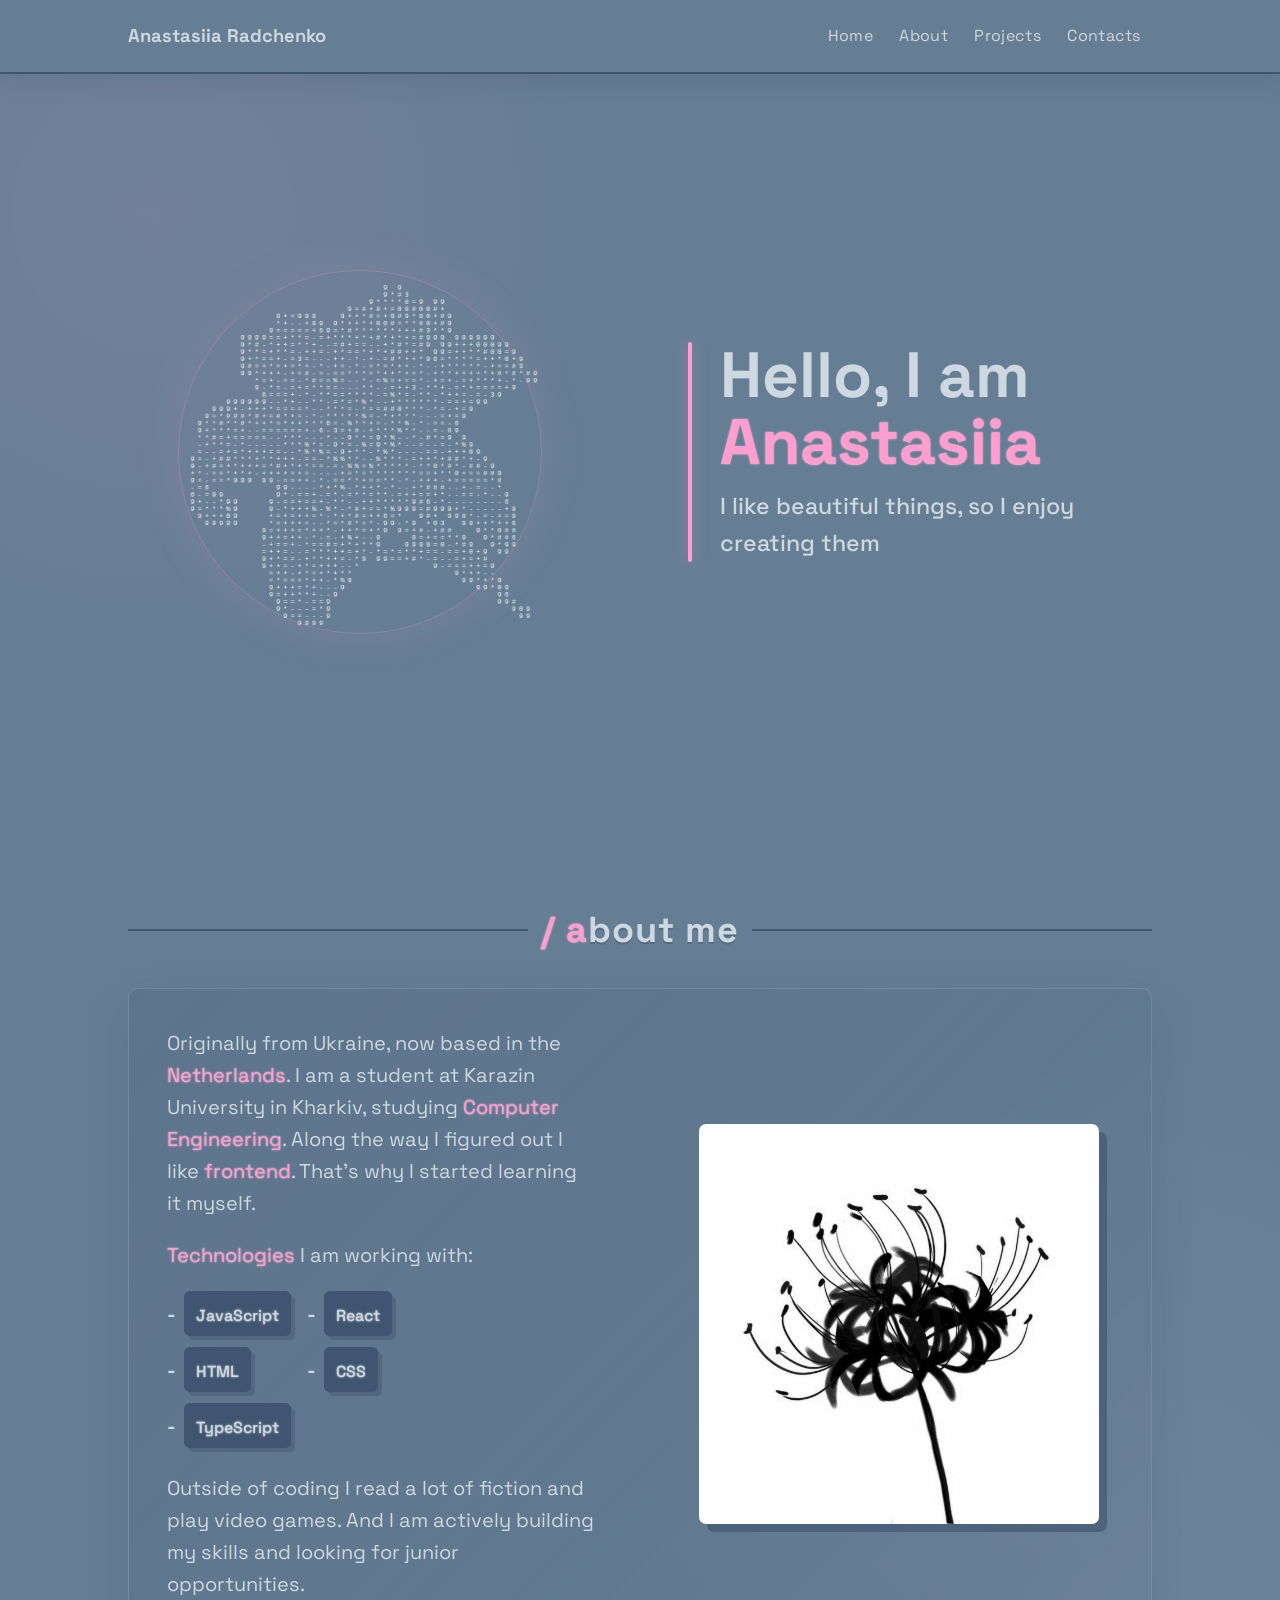
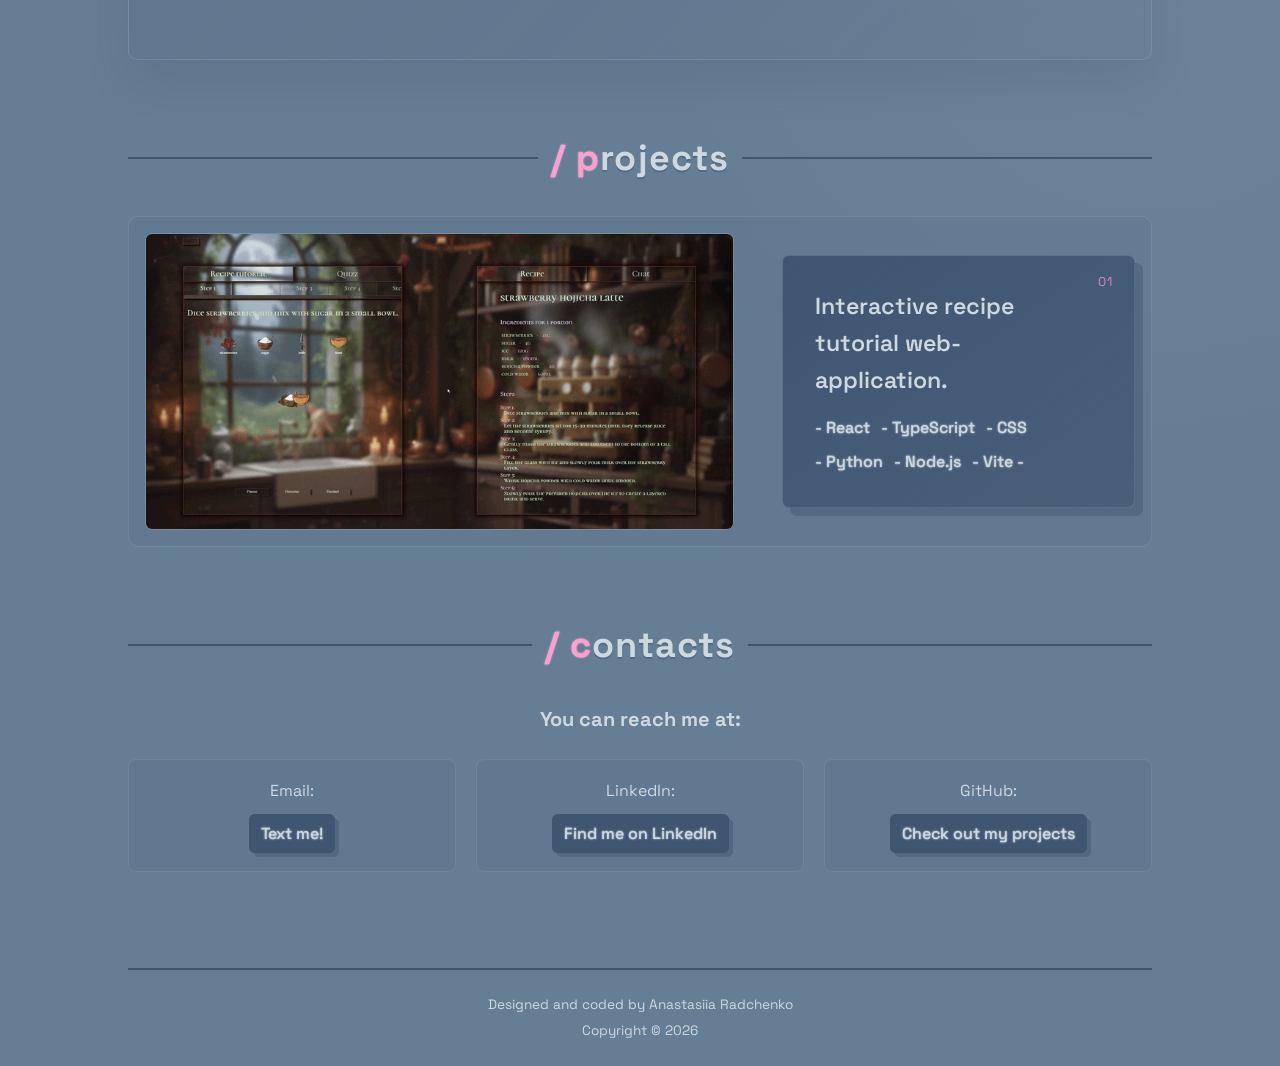
<file: index.html>
<!DOCTYPE html>
<html lang="en">
<head>
    <meta charset="UTF-8">
    <meta name="viewport" content="width=device-width, initial-scale=1.0">
    <meta name="description" content="Portfolio of Anastasiia Radchenko, a frontend-focused computer engineering student based in the Netherlands.">
    <title>Anastasiia Radchenko — Frontend Developer</title>
    <link rel="stylesheet" href="./styles.css">
    <link rel="preconnect" href="https://fonts.googleapis.com">
    <link rel="preconnect" href="https://fonts.gstatic.com" crossorigin>
    <link href="https://fonts.googleapis.com/css2?family=Space+Grotesk:wght@300..700&display=swap" rel="stylesheet">
</head>
<body>
    <a class="skip-link" href="#main-content">Skip to content</a>
    <header class="navigation">
        <nav class="navbar" aria-label="Main navigation">
            <ul class="nav-list">
                <li class="name"><a href="./index.html">Anastasiia Radchenko</a></li>
                <li><a href="#home">Home</a></li>
                <li><a href="#about">About</a></li>
                <li><a href="#projects">Projects</a></li>
                <li><a href="#contacts">Contacts</a></li>
            </ul>
        </nav>
    </header>

    <div class="app">
        <main id="main-content">
        <section class="home" id="home" aria-labelledby="home-title">
            <div class="home-something">
                <div class="flower-frame">
                    <canvas id="myCanvas" class="canvas" width="520" height="520" aria-label="A flower made from animated characters"></canvas>
                </div>
            </div>
            <div class="home-intro">
                <h1 id="home-title">Hello, I am <span class="highlight">Anastasiia</span></h1>
                <p>I like beautiful things, so I enjoy creating them</p>
            </div>
        </section>

        <section id="about" class="about" aria-labelledby="about-title">
            <div class="section-name">
                <h2 id="about-title"><span class="section-prefix">/ a</span>bout me</h2>
            </div>
            <div class="about-content">
                <div class="about-text">
                    <p>Originally from Ukraine, now based in the <span class="highlight">Netherlands</span>. I am a student at Karazin University
                    in Kharkiv, studying <span class="highlight">Computer Engineering</span>.
                    Along the way I figured out I like <span class="highlight">frontend</span>. That’s why I started learning it myself.</p>
                    <p><span class="highlight">Technologies</span> I am working with:</p>
                    <ul class="techs" aria-label="Technologies">
                        <li><span class="dash">-</span><span class="tech-span"><span class="highlight-subtle">JavaScript</span></span></li>
                        <li><span class="dash">-</span><span class="tech-span"><span class="highlight-subtle">React</span></span></li>
                        <li><span class="dash">-</span><span class="tech-span"><span class="highlight-subtle">HTML</span></span></li>
                        <li><span class="dash">-</span><span class="tech-span"><span class="highlight-subtle">CSS</span></span></li>
                        <li><span class="dash">-</span><span class="tech-span"><span class="highlight-subtle">TypeScript</span></span></li>
                    </ul>
                    <p>Outside of coding I read a lot of fiction and play video games. And I am actively building my skills and looking for junior opportunities.</p>
                </div>
                <div class="about-photo-container">
                    <img src="./examplephoto.jpg" alt="Photo of Anastasiia" class="about-photo">
                </div>
            </div>
        </section>

        <section id="projects" class="projects" aria-labelledby="projects-title">
            <div class="section-name">
                <h2 id="projects-title"><span class="section-prefix">/ p</span>rojects</h2>
            </div>
            <div class="card-container">
                <div class="media-carousel">
                    <button class="media-button" type="button" onclick="openGithubProject()" aria-label="Open the interactive recipe project on GitHub">
                        <img src="./project1.gif" alt="Preview of the interactive recipe tutorial web application" class="project-media">
                    </button>
                </div>
                <div class="project-card">
                    <span class="project-title">Interactive recipe tutorial web-application.</span>
                    <div class="used-techs">
                        <span class="highlight-subtle">- React</span>
                        <span class="highlight-subtle">- TypeScript</span>
                        <span class="highlight-subtle">- CSS</span>
                        <span class="highlight-subtle">- Python</span>
                        <span class="highlight-subtle">- Node.js</span>
                        <span class="highlight-subtle">- Vite -</span>
                    </div>  
                </div>
            </div>
        </section>

        <section id="contacts" class="contacts" aria-labelledby="contacts-title">
            <div class="section-name">
                <h2 id="contacts-title"><span class="section-prefix">/ c</span>ontacts</h2>
            </div>
            <div class="contact-info">
                <h3>You can reach me at:</h3>
                <ul class="contact-list">
                    <li>Email: <button class="contact-action highlight-subtle" type="button" onclick="openEmail()">Text me!</button></li>
                    <li>LinkedIn: <button class="contact-action highlight-subtle" type="button" onclick="openLinkedin()">Find me on LinkedIn</button></li>
                    <li>GitHub: <button class="contact-action highlight-subtle" type="button" onclick="openGithub()">Check out my projects</button></li>
                </ul>
            </div>
        </section>
        </main>
        <div class="footer">
            <div class="footer-content">
                <p>Designed and coded by Anastasiia Radchenko</p>
                <p>Copyright © 2026</p>
            </div>
        </div>
    </div>

    <dialog class="flower-dialog" id="flower-dialog" aria-labelledby="flower-dialog-title">
        <div class="dialog-card">
            <div class="dialog-heading">
                <div>
                    <p class="eyebrow">Interactive sketch</p>
                    <h2 id="flower-dialog-title">Move your pointer through the flower</h2>
                </div>
                <button class="dialog-close" type="button" aria-label="Close flower interaction">×</button>
            </div>
            <canvas id="flower-modal-canvas" class="modal-canvas" width="640" height="640" aria-label="Interactive animated flower"></canvas>
            <p class="dialog-hint">On touch devices, drag a finger through the characters.</p>
        </div>
    </dialog>

    <script src="./canvas.js"></script>
    <script src="./script.js"></script>
</body>
</html>
</file>
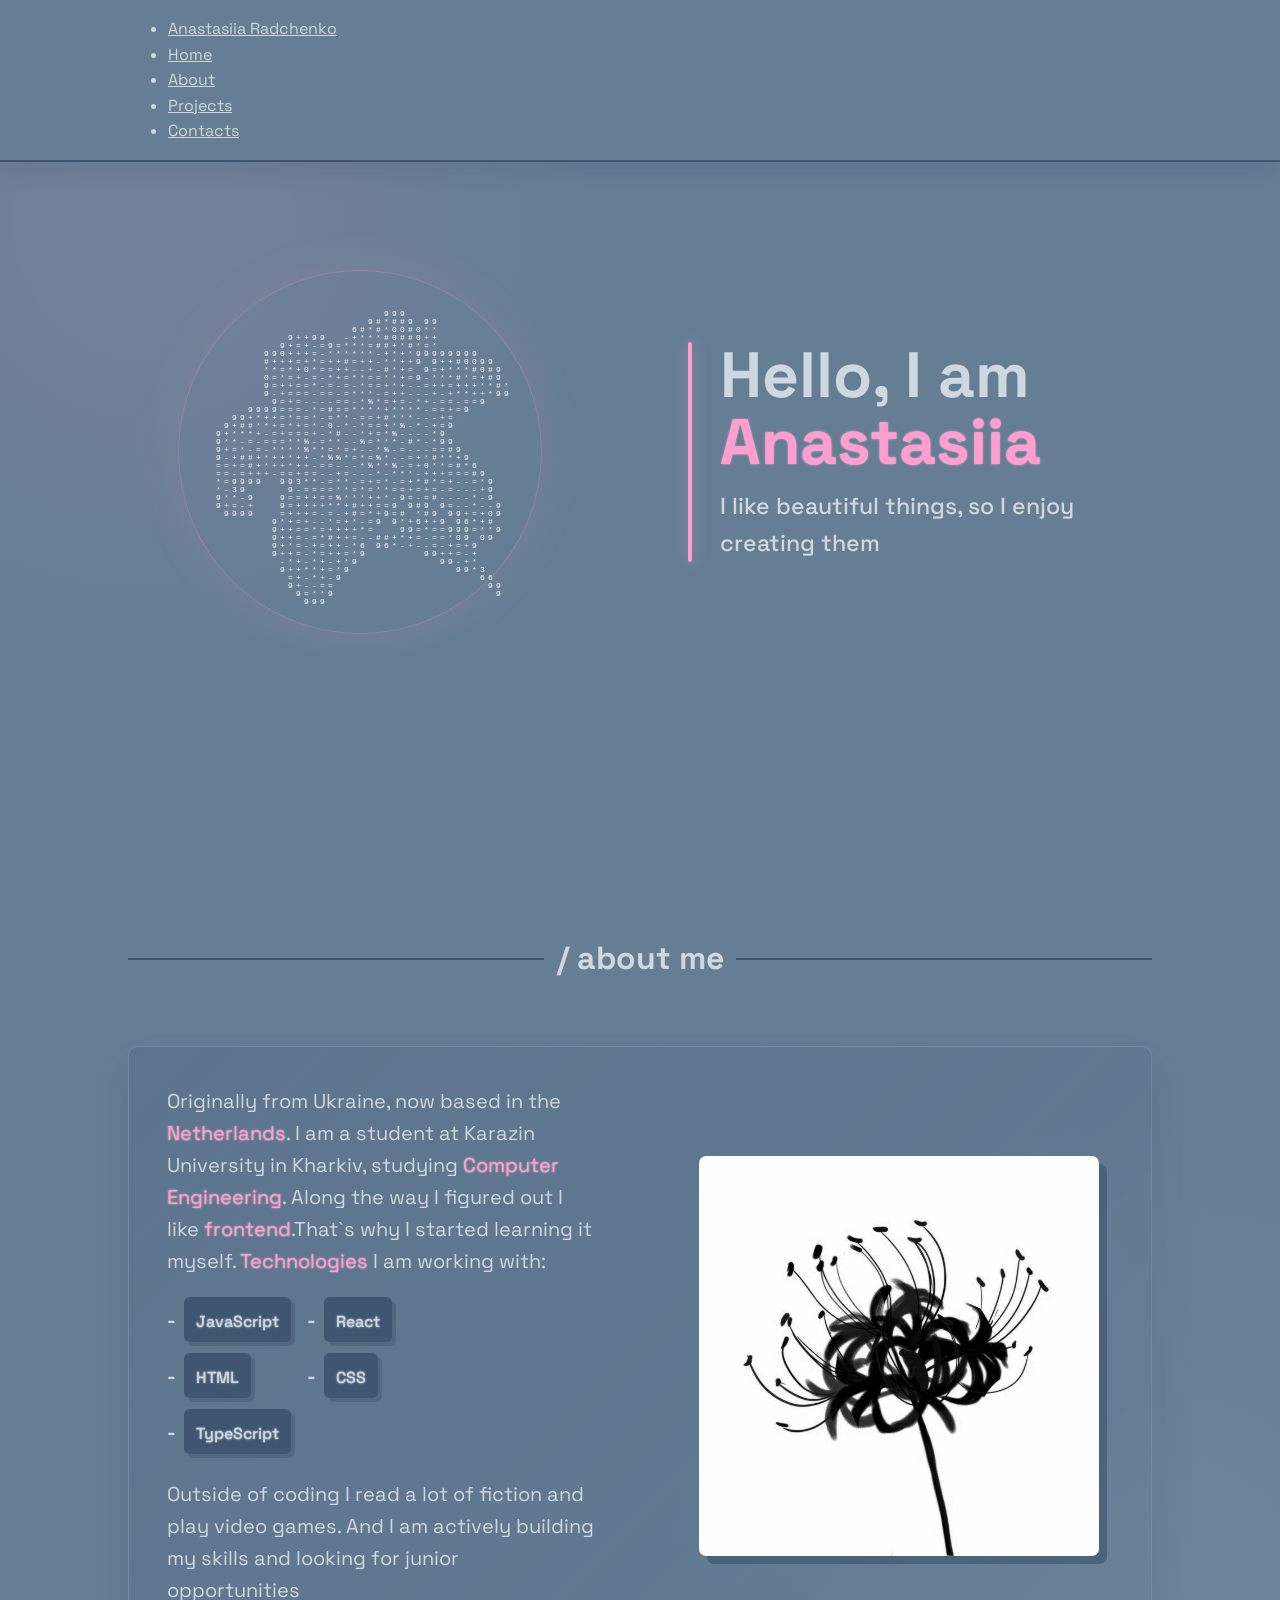
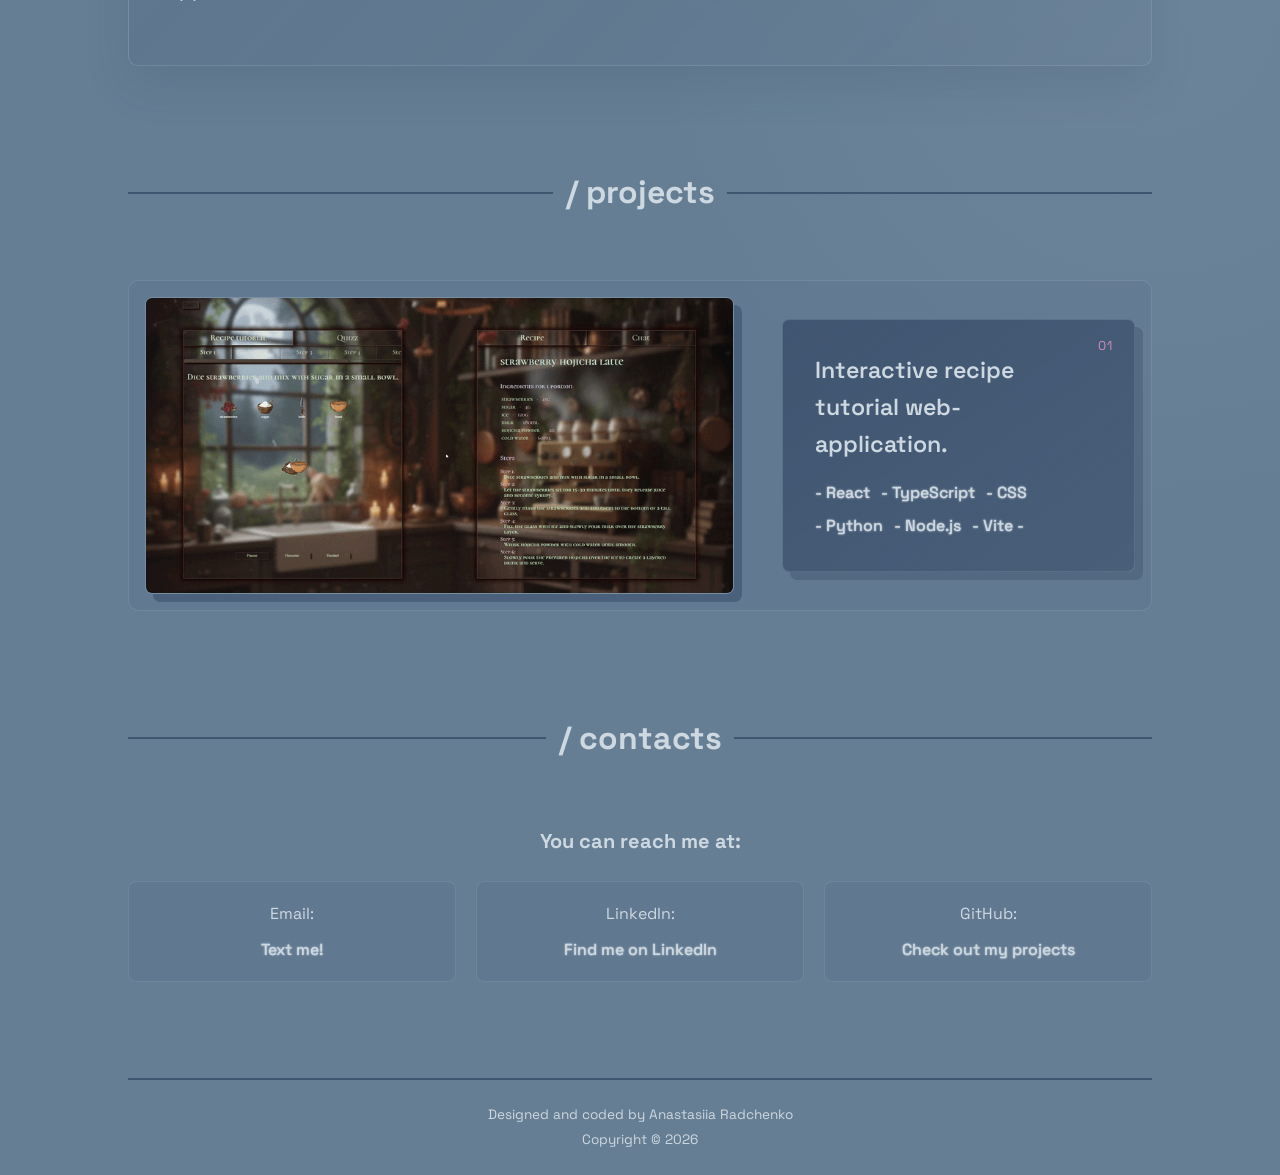
<file: main.html>
<!DOCTYPE html>
<html lang="en">
<head>
    <meta charset="UTF-8">
    <meta name="viewport" content="width=device-width, initial-scale=1.0">
    <title>Anastasiia</title>
    <link rel="stylesheet" href="/styles.css">
    <link rel="preconnect" href="https://fonts.googleapis.com">
    <link rel="preconnect" href="https://fonts.gstatic.com" crossorigin>
    <link href="https://fonts.googleapis.com/css2?family=Space+Grotesk:wght@300..700&display=swap" rel="stylesheet">
</head>
<body>
    <div class="navigation">
        <nav class="navbar">
            <ul>
                <li class="name"><a href="./main.html">Anastasiia Radchenko</a></li>
                <li><a href="#home">Home</a></li>
                <li><a href="#about">About</a></li>
                <li><a href="#projects">Projects</a></li>
                <li><a href="#contacts">Contacts</a></li>
            </ul>
        </nav>
    </div>

    <div class="app">
        <div class="home" id="home">
            <div class="home-something">
                <canvas id="myCanvas" class="canvas" style="width: 400px; height: 400px; cursor: crosshair; touch-action: none" width="400" height="400"></canvas>
            </div>
            <div class="home-intro">
                <h1>Hello, I am <span class="highlight">Anastasiia</span></h1>
                <p>I like beautiful things, so I enjoy creating them</p>
            </div>
        </div>

        <div id="about" class="about">
            <div class="section-name">
                <h1>/ about me</h1>
            </div>
            <div class="about-content">
                <div class="about-text">
                    <p>Originally from Ukraine, now based in the <span class="highlight">Netherlands</span>. I am a student at Karazin University
                    in Kharkiv, studying <span class="highlight">Computer Engineering</span>.
                    Along the way I figured out I like <span class="highlight">frontend</span>.That`s why I started learning it myself.
                    <span class="highlight">Technologies</span> I am working with:
                    <ul class="techs">
                        <li><span class="dash">-</span><span class="tech-span"><span class="highlight-subtle">JavaScript</span></span></li>
                        <li><span class="dash">-</span><span class="tech-span"><span class="highlight-subtle">React</span></span></li>
                        <li><span class="dash">-</span><span class="tech-span"><span class="highlight-subtle">HTML</span></span></li>
                        <li><span class="dash">-</span><span class="tech-span"><span class="highlight-subtle">CSS</span></span></li>
                        <li><span class="dash">-</span><span class="tech-span"><span class="highlight-subtle">TypeScript</span></span></li>
                    </ul>
                    Outside of coding I read a lot of fiction and play video games.
                    And I am actively building my skills and looking for junior opportunities</p>
                </div>
                <div class="about-photo-container">
                    <img src="/examplephoto.jpg" alt="Photo of Anastasiia" class="about-photo">
                </div>
            </div>
        </div>

        <div id="projects" class="projects">
            <div class="section-name">
                <h1>/ projects</h1>
            </div>
            <div class="card-container">
                <div class="media-carousel">
                    <img src="/project1.gif" alt="Project 1" class="project-media" onClick="openGithubProject()">
                </div>
                <div class="project-card">
                    <span class="project-title">Interactive recipe tutorial web-application.</span>
                    <div class="used-techs">
                        <span class="highlight-subtle">- React</span>
                        <span class="highlight-subtle">- TypeScript</span>
                        <span class="highlight-subtle">- CSS</span>
                        <span class="highlight-subtle">- Python</span>
                        <span class="highlight-subtle">- Node.js</span>
                        <span class="highlight-subtle">- Vite -</span>
                    </div>  
                </div>
            </div>
        </div>

        <div id="contacts" class="contacts">
            <div class="section-name">
                <h1>/ contacts</h1>
            </div>
            <div class="contact-info">
                <h3>You can reach me at:</h3>
                <ul class="contact-list">
                    <li>Email: <span class="highlight-subtle" onClick="openEmail()">Text me!</span></li>
                    <li>LinkedIn: <span class="highlight-subtle" onClick="openLinkedin()">Find me on LinkedIn</span></li>
                    <li>GitHub: <span class="highlight-subtle" onClick="openGithub()">Check out my projects</span></li>
                </ul>
            </div>
        </div>
        <div class="footer">
            <div class="footer-content">
                <p>Designed and coded by Anastasiia Radchenko</p>
                <p>Copyright © 2026</p>
            </div>
        </div>
    </div>

    <script src="/canvas.js"></script>
    <script src="/script.js"></script>
</body>
</html>
</file>
<file: styles.css>
:root{--ink:rgb(206,216,224);--muted-blue:rgb(101,126,148);--deep-blue:rgb(64,85,112);--pink:rgb(255,158,207);--page-width:1120px}
*{box-sizing:border-box}
html{scroll-behavior:smooth}
body{margin:0;min-width:320px;overflow-x:hidden;background:var(--muted-blue);color:var(--ink);font-family:'Space Grotesk',sans-serif;line-height:1.6}
a,button{font:inherit}a{color:inherit}
.skip-link{position:fixed;z-index:1100;top:-4rem;left:1rem;padding:.55rem .8rem;border-radius:.35rem;background:var(--pink);color:var(--deep-blue);font-weight:700;transition:top .2s ease}.skip-link:focus{top:1rem}
.navigation{position:fixed;z-index:1000;top:0;width:100%;border-bottom:2px solid var(--deep-blue);background:rgba(101,126,148,.96);backdrop-filter:blur(8px)}
.navbar{width:min(var(--page-width),calc(100% - 2rem));margin:0 auto}.nav-list{display:flex;align-items:center;gap:.25rem;min-height:4.5rem;margin:0;padding:.5rem 0;list-style:none}.nav-list li{margin:0}.nav-list .name{margin-right:auto}.nav-list a{display:block;padding:.55rem .7rem;border-radius:.35rem;color:var(--ink);font-size:1rem;text-decoration:none}.nav-list .name a{padding-left:0;font-weight:700;font-size:1.15rem}.nav-list a:hover,.nav-list a:focus-visible{color:var(--deep-blue);background:rgba(206,216,224,.25)}
.app{width:min(var(--page-width),calc(100% - 2rem));margin:0 auto;padding-top:4.5rem}main>section{scroll-margin-top:5.5rem}
.home{display:grid;grid-template-columns:minmax(280px,1fr) minmax(280px,1fr);gap:clamp(2rem,8vw,6rem);align-items:center;min-height:min(760px,calc(100vh - 4.5rem));padding:4rem 0}.home-something{display:flex;justify-content:center;align-items:center}.canvas{display:block;max-width:100%;background:transparent}.home-intro{max-width:32rem}.home h1{margin:0 0 .75rem;font-size:clamp(2.25rem,5vw,4.25rem);line-height:1.05;font-weight:700}.home p{margin:0;font-size:clamp(1.1rem,2vw,1.45rem);font-weight:500}
.section-name{display:flex;align-items:center;gap:.8rem;margin:5rem 0 2.5rem}.section-name:before,.section-name:after{content:'';height:2px;flex:1;background:var(--deep-blue)}.section-name h2{flex:0 0 auto;margin:0;font-size:clamp(1.6rem,3vw,2.25rem);line-height:1}
.about-content{display:grid;grid-template-columns:1fr 1fr;gap:clamp(2rem,7vw,6rem);align-items:center}.about-text{font-size:clamp(1.05rem,1.7vw,1.25rem)}.about-text p{margin:0 0 1.25rem}.about-photo-container{display:flex;justify-content:center}.about-photo{display:block;width:min(100%,400px);aspect-ratio:1;object-fit:cover;border-radius:.45rem;box-shadow:8px 8px 0 rgba(64,85,112,.65);transition:transform .3s ease}.about-photo:hover{transform:translate(-3px,-3px)}
.techs{display:grid;grid-template-columns:repeat(2,minmax(0,max-content));gap:.7rem 1rem;margin:.25rem 0 1.5rem;padding:0;list-style:none}.techs li{display:flex;align-items:center;margin:0}.dash{margin-right:.5rem;font-weight:900}.tech-span,.contact-action{display:inline-block;padding:.4rem .75rem;border:0;border-radius:.35rem;background:var(--deep-blue);box-shadow:4px 4px 0 rgba(64,85,112,.45)}
.card-container{display:grid;grid-template-columns:minmax(0,1.25fr) minmax(260px,.75fr);gap:clamp(1.25rem,4vw,3rem);align-items:center}.media-carousel{min-width:0}.media-button{display:block;width:100%;padding:0;border:0;border-radius:.45rem;background:transparent;cursor:pointer}.project-media{display:block;width:100%;border-radius:.45rem;box-shadow:8px 8px 0 rgba(64,85,112,.65);transition:transform .3s ease}.media-button:hover .project-media,.media-button:focus-visible .project-media{transform:translate(-3px,-3px)}.project-card{padding:clamp(1.25rem,3vw,2rem);border-radius:.45rem;background:var(--deep-blue);box-shadow:8px 8px 0 rgba(64,85,112,.45)}.project-title{display:block;font-size:clamp(1.15rem,2vw,1.45rem);font-weight:600}.used-techs{display:flex;flex-wrap:wrap;gap:.5rem .7rem;margin-top:1rem}
.contacts{margin-bottom:6rem}.contact-info{text-align:center}.contact-info h3{margin:0 0 1.5rem;font-size:1.25rem}.contact-list{display:grid;grid-template-columns:repeat(3,1fr);gap:1.25rem;margin:0;padding:0;list-style:none}.contact-list li{display:flex;flex-direction:column;align-items:center;gap:.65rem;min-width:0}.contact-action{cursor:pointer}.contact-action:hover,.contact-action:focus-visible{transform:translate(-2px,-2px)}
.footer{padding:1.25rem 0;border-top:2px solid var(--deep-blue);text-align:center;font-size:.85rem}.footer-content p{margin:.25rem 0}.highlight{color:var(--pink);text-shadow:0 0 2px rgb(255,187,221)}.highlight-subtle{color:var(--ink);text-shadow:0 0 2px rgb(211,221,229);font-size:1rem;font-weight:500}
@media (max-width:800px){.nav-list{flex-wrap:wrap;justify-content:center;min-height:0}.nav-list .name{width:100%;margin:0;text-align:center}.nav-list .name a{padding:.15rem}.app{padding-top:6.8rem}.home{grid-template-columns:1fr;min-height:auto;padding:3rem 0 1rem;text-align:center}.home-intro{max-width:none}.about-content,.card-container{grid-template-columns:1fr}.about-photo-container{order:-1}.about-text{max-width:42rem;margin:0 auto}.project-card{width:100%}}
@media (max-width:520px){.navbar,.app{width:min(100% - 1.5rem,var(--page-width))}.nav-list{gap:0}.nav-list a{padding:.35rem .45rem;font-size:.9rem}.section-name{margin:4rem 0 2rem;gap:.5rem}.techs{grid-template-columns:1fr}.contact-list{grid-template-columns:1fr;gap:1rem}.contacts{margin-bottom:4rem}}
@media (prefers-reduced-motion:reduce){html{scroll-behavior:auto}*,*::before,*::after{transition-duration:.01ms!important}}

/* Desktop composition: keep the site intentionally airy with 10% margins. */
@media (min-width:801px){
  .navbar,.app{width:80%}
  .home-intro{position:relative;padding:2.5rem 0 2.5rem 2rem}
  .home-intro:before{content:'';position:absolute;left:0;top:2.5rem;width:4px;height:calc(100% - 5rem);border-radius:4px;background:var(--pink);box-shadow:0 0 16px rgba(255,158,207,.45)}
  .about-content{padding:clamp(1.25rem,3vw,3rem);border:1px solid rgba(206,216,224,.18);border-radius:.6rem;background:linear-gradient(135deg,rgba(64,85,112,.2),rgba(64,85,112,.05));box-shadow:0 18px 45px rgba(44,61,82,.14)}
  .project-card{position:relative;border:1px solid rgba(206,216,224,.16);background:linear-gradient(145deg,var(--deep-blue),rgba(64,85,112,.72))}
  .project-card:before{content:'01';position:absolute;top:1rem;right:1.25rem;color:rgba(255,158,207,.75);font-size:.8rem;letter-spacing:.12em}
  .project-title{padding-right:2rem}
}

@media (max-width:800px){
  .navbar,.app{width:calc(100% - 1.5rem)}
  .home-intro{max-width:none;padding-left:0}
  .home-intro:before{content:'';position:absolute;top:auto;bottom:0;left:15%;width:70%;height:3px;border-radius:4px;background:var(--pink);box-shadow:0 0 16px rgba(255,158,207,.45)}
  .about-content{padding:1rem;border:1px solid rgba(206,216,224,.18);border-radius:.6rem;background:rgba(64,85,112,.12)}
}

/* Final visual polish: more depth and clearer content groupings, without changing the animation. */
body{background:radial-gradient(circle at 12% 8%,rgba(255,158,207,.09),transparent 28rem),radial-gradient(circle at 90% 58%,rgba(206,216,224,.07),transparent 32rem),var(--muted-blue)}
.navigation{box-shadow:0 8px 24px rgba(44,61,82,.12)}
.nav-list a{letter-spacing:.02em}.nav-list .name a{letter-spacing:0}
.home-something{position:relative}.home-something:before{content:'';position:absolute;width:min(78%,420px);aspect-ratio:1;border:1px solid rgba(255,158,207,.25);border-radius:50%;box-shadow:0 0 45px rgba(255,158,207,.12);pointer-events:none}
.canvas{position:relative;z-index:1}
.section-name h2{color:var(--ink);letter-spacing:.03em;text-shadow:0 2px 0 rgba(64,85,112,.45)}
.section-prefix{color:var(--pink);text-shadow:0 0 2px rgb(255,187,221)}
.tech-span,.contact-action{transition:transform .25s ease,background-color .25s ease,box-shadow .25s ease}.tech-span:hover{transform:translate(-2px,-2px);background:rgb(73,96,124);box-shadow:6px 6px 0 rgba(64,85,112,.45)}
.card-container{padding:1rem;border:1px solid rgba(206,216,224,.14);border-radius:.65rem;background:rgba(64,85,112,.08)}
.media-button{overflow:hidden}.project-media{border:1px solid rgba(206,216,224,.2)}
.contact-list li{padding:1.15rem .85rem;border:1px solid rgba(206,216,224,.12);border-radius:.5rem;background:rgba(64,85,112,.12);transition:transform .25s ease,background-color .25s ease}.contact-list li:hover{transform:translateY(-3px);background:rgba(64,85,112,.22)}
@media (max-width:800px){.home-something:before{width:min(78vw,320px)}.card-container{padding:.5rem}.contact-list li:hover{transform:none}}

/* The flower is a quiet preview on small screens; the dialog is the full interaction. */
.flower-frame{position:relative;display:flex;flex-direction:column;align-items:center;gap:1rem;width:100%;max-width:520px}
body.dialog-open{overflow:hidden}
.flower-dialog{width:min(92vw,700px);padding:0;border:0;border-radius:.75rem;background:transparent;color:var(--ink)}
.flower-dialog::backdrop{background:rgba(30,42,58,.78);backdrop-filter:blur(5px)}
.dialog-card{padding:clamp(1.25rem,4vw,2.5rem);border:1px solid rgba(206,216,224,.2);border-radius:.75rem;background:linear-gradient(145deg,var(--muted-blue),var(--deep-blue));box-shadow:0 24px 80px rgba(30,42,58,.45)}
.dialog-heading{display:flex;align-items:flex-start;justify-content:space-between;gap:1rem}.eyebrow{margin:0 0 .35rem;color:var(--pink);font-size:.8rem;letter-spacing:.12em;text-transform:uppercase}.dialog-heading h2{max-width:28rem;margin:0;font-size:clamp(1.25rem,3vw,2rem);line-height:1.1}.dialog-close{width:2.25rem;height:2.25rem;padding:0;border:1px solid rgba(206,216,224,.3);border-radius:50%;background:transparent;color:var(--ink);font-size:1.7rem;line-height:1;cursor:pointer}.dialog-close:hover,.dialog-close:focus-visible{background:rgba(206,216,224,.15)}.modal-canvas{display:block;width:min(100%,520px);height:auto;margin:1rem auto 0;touch-action:none;user-select:none}.dialog-hint{margin:.75rem 0 0;text-align:center;font-size:.9rem;color:rgba(206,216,224,.78)}
@media (max-width:800px){
  .navigation{position:fixed;transition:transform .25s ease}.navigation.nav-hidden{transform:translateY(-105%)}.nav-list{padding:.65rem 0}.home-something{margin-top:1rem}.home-something:before{width:min(78vw,320px)}
  .home{padding-top:2rem}.about-content{gap:1.5rem}.about-photo{width:min(100%,300px)}.project-card{box-shadow:5px 5px 0 rgba(64,85,112,.45)}
}
@media (max-width:520px){.nav-list .name a{font-size:1rem}.nav-list a{font-size:.82rem}.app{padding-top:6.5rem}.home h1{font-size:clamp(2rem,10vw,3rem)}.canvas{width:min(82vw,320px);height:min(82vw,320px)}.contact-list li{padding:1rem .7rem}.dialog-card{padding:1rem}.dialog-hint{font-size:.8rem}}
@media (prefers-reduced-motion:reduce){.dialog-close,.contact-list li{transition:none}.flower-dialog::backdrop{backdrop-filter:none}}
@media (prefers-reduced-motion:reduce){.navigation{transition:none}}
</file>
